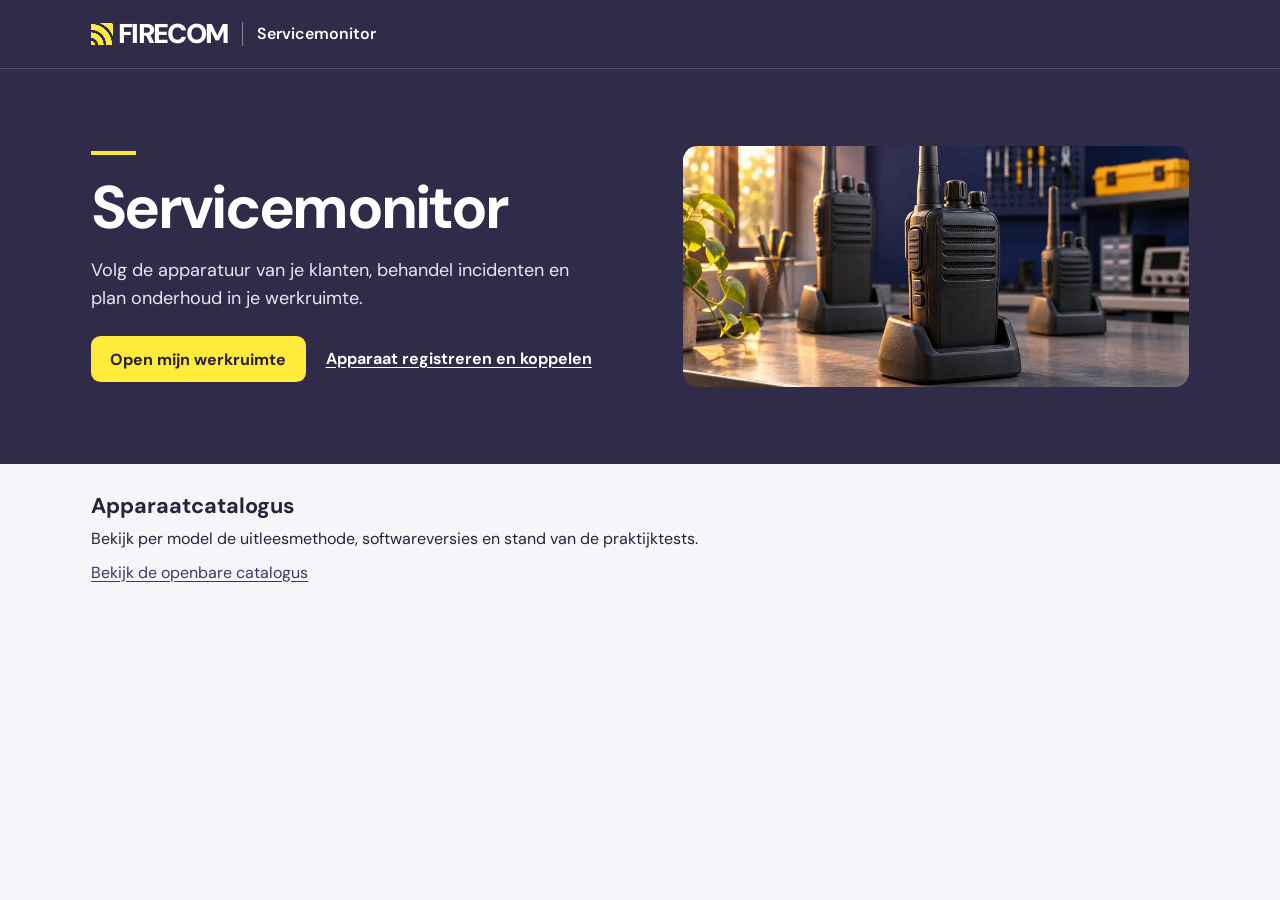
<file: index.html>
<!doctype html>
<html lang="nl"><head>
<meta charset="utf-8"><meta name="viewport" content="width=device-width, initial-scale=1">
<meta name="referrer" content="no-referrer">
<meta http-equiv="Content-Security-Policy" content="default-src 'none'; script-src 'self'; style-src 'self'; img-src 'self'; font-src 'self'; base-uri 'none'; form-action 'none'; connect-src 'none'">
<title>Servicemonitor · Firecom</title><link rel="stylesheet" href="./assets/entry.css?v=6a8377ffc9b4456d">
</head><body><header class="bar"><div class="wrap"><a class="brand" href="./" aria-label="Firecom Servicemonitor"><b>FIRECOM</b><span>Servicemonitor</span></a></div></header>
<main><section class="hero"><div class="wrap"><div>
<h1>Servicemonitor</h1><p>Volg de apparatuur van je klanten, behandel incidenten en plan onderhoud in je werkruimte.</p>
<div class="entry-actions"><a id="open-workspace" class="action" href="https://servicemonitor-werkplaats.melianeahmed93162357.chatgpt.site/?view=overzicht">Open mijn werkruimte</a>
<a class="registration-link" href="https://servicemonitor-werkplaats.melianeahmed93162357.chatgpt.site/?view=registratie">Apparaat registreren en koppelen</a></div></div>
<img src="./assets/workshop.webp?v=be9a14c57caa1f21" width="900" height="429" alt="Illustratie van portofoons in een werkplaats"></div></section>
<section class="reference wrap"><h2>Apparaatcatalogus</h2><p>Bekijk per model de uitleesmethode, softwareversies en stand van de praktijktests.</p>
<a id="public-catalog" href="./catalogus.html">Bekijk de openbare catalogus</a></section></main><script type="module" src="./assets/entry.js?v=5e664bea22373a98"></script><script type="module" src="./assets/reading-pointer.js?v=d0e5604966abaa4b"></script></body></html>
</file>
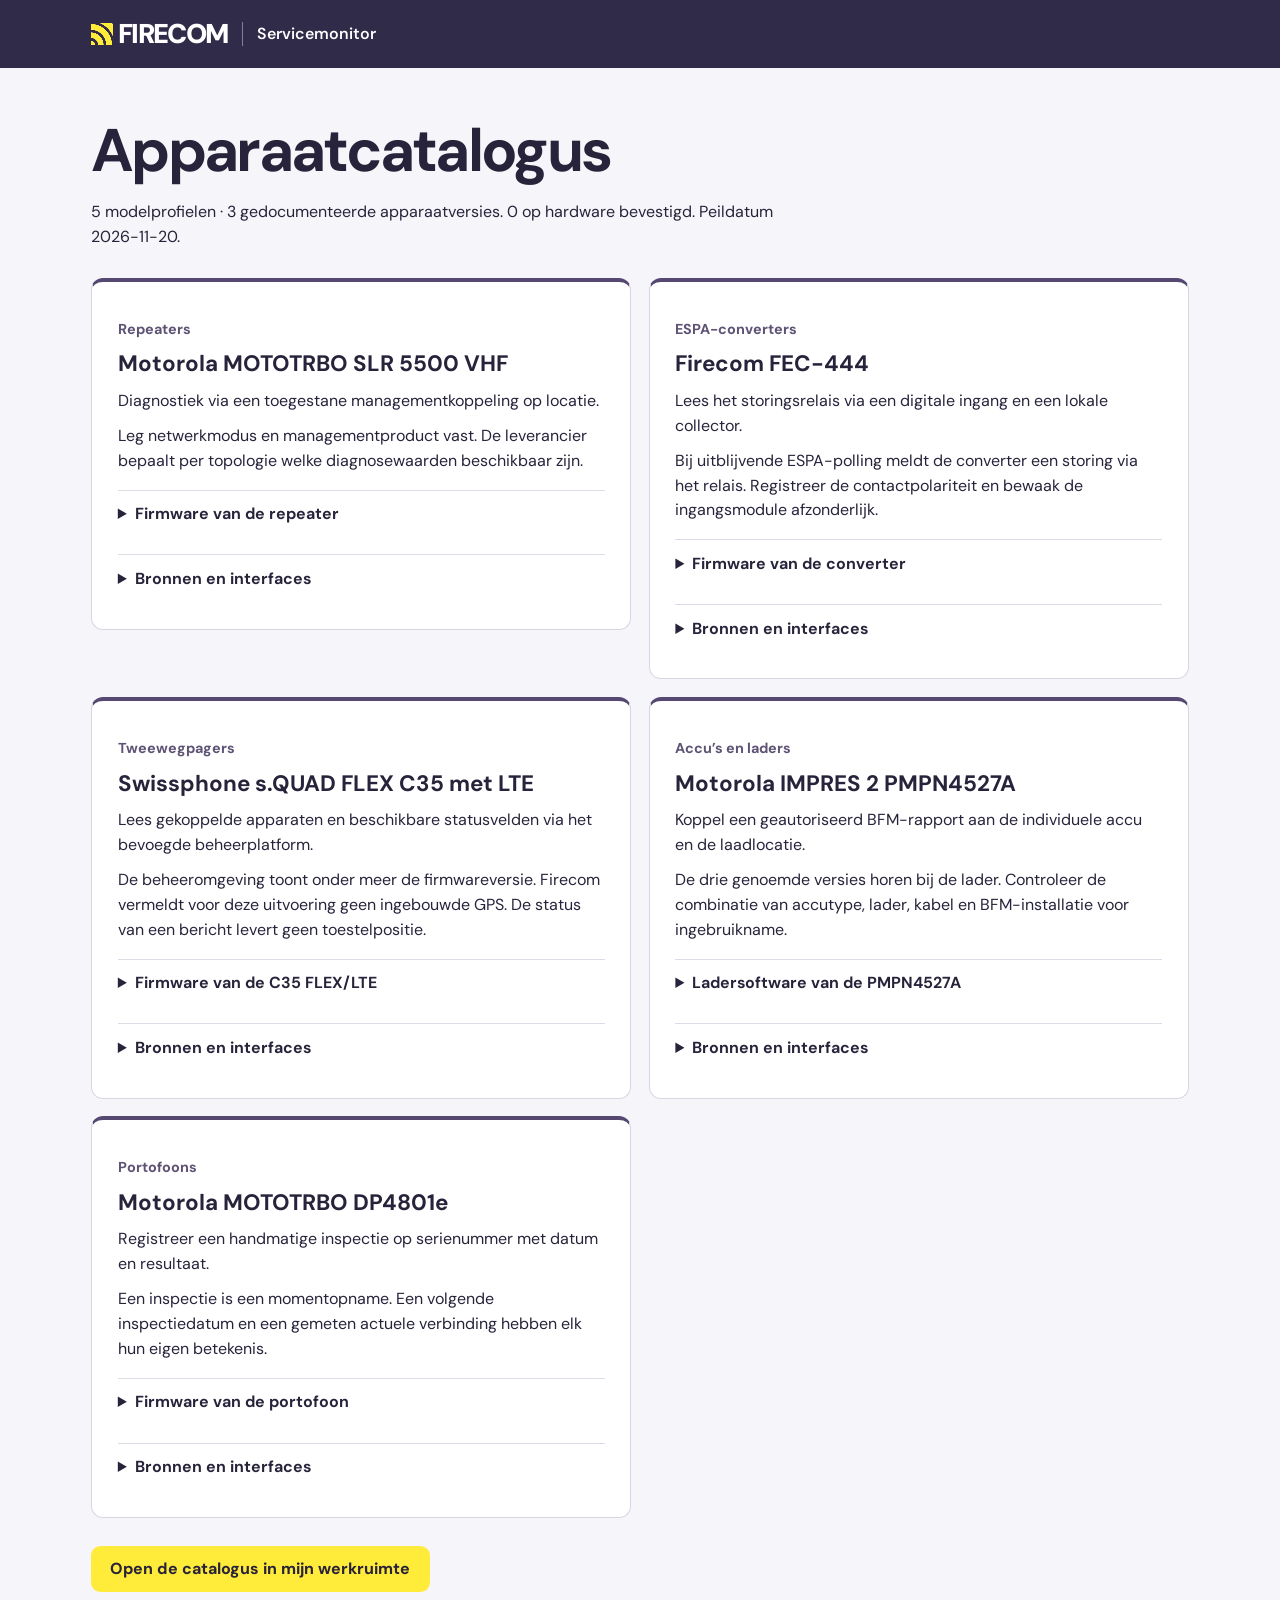
<file: catalogus.html>
<!doctype html>
<html lang="nl"><head>
<meta charset="utf-8"><meta name="viewport" content="width=device-width, initial-scale=1">
<meta name="referrer" content="no-referrer">
<meta http-equiv="Content-Security-Policy" content="default-src 'none'; script-src 'self'; style-src 'self'; img-src 'self'; font-src 'self'; base-uri 'none'; form-action 'none'; connect-src 'none'">
<title>Apparaatcatalogus · Firecom</title><link rel="stylesheet" href="./assets/entry.css?v=6a8377ffc9b4456d">
</head><body><header class="bar"><div class="wrap"><a class="brand" href="./" aria-label="Firecom Servicemonitor"><b>FIRECOM</b><span>Servicemonitor</span></a></div></header>
<main id="catalogus" class="wrap directory"><header><h1>Apparaatcatalogus</h1>
<p>5 modelprofielen · 3 gedocumenteerde apparaatversies. 0 op hardware bevestigd. Peildatum <time>2026-11-20</time>.</p></header>
<div class="profiles"><article class="catalog-profile" id="repeater"><p class="kind">Repeaters</p>
<h2>Motorola MOTOTRBO SLR 5500 VHF</h2><p>Diagnostiek via een toegestane managementkoppeling op locatie.</p><p>Leg netwerkmodus en managementproduct vast. De leverancier bepaalt per topologie welke diagnosewaarden beschikbaar zijn.</p>
<details><summary>Firmware van de repeater</summary><p>Vraag de EMEA-releasehistorie met de exacte SLR 5500-builds en de actieve netwerkmodus op.</p></details>
<details><summary>Bronnen en interfaces</summary><ul><li><strong>TRBOnet Watch</strong> · 4.3.0.293, 4.2.0.786, 4.1.0.555<br>Drie builds van de externe monitoringsoftware in het downloadarchief. Ondersteuning van de gekozen uitleesmethode per build moet nog worden getest.</li></ul>
<ul><li><a href="https://www.firecom.nl/portofoons/versterkers/motorola-slr5500-vhf-repeater/" rel="noreferrer">Firecom · SLR 5500 VHF</a></li><li><a href="https://www.motorolasolutions.com/content/dam/msi/images/applicationdeveloper/adk_overview.pdf" rel="noreferrer">Motorola Solutions · toepassingsinterfaces per topologie</a></li><li><a href="https://support.motorolasolutions.com/s/article/How-to-check-firmware-software-compatibility-for-Mototrbo?language=en_IE" rel="noreferrer">Motorola Solutions · versies van apparaten en systeemsoftware</a></li><li><a href="https://trbonet.com/downloads/" rel="noreferrer">TRBOnet · downloadarchief met exacte builds</a></li><li><a href="https://cdn.trbonet.com/download/kb/TRBOnet_Watch/TRBOnet_Watch_User_Manual_v4.3.pdf" rel="noreferrer">TRBOnet · Watch 4.3-handleiding</a></li></ul></details></article>
<article class="catalog-profile" id="espa"><p class="kind">ESPA-converters</p>
<h2>Firecom FEC-444</h2><p>Lees het storingsrelais via een digitale ingang en een lokale collector.</p><p>Bij uitblijvende ESPA-polling meldt de converter een storing via het relais. Registreer de contactpolariteit en bewaak de ingangsmodule afzonderlijk.</p>
<details><summary>Firmware van de converter</summary><p>De Firecom-productfiche vermeldt ESPA 4.4.4 als protocol. Vraag de releasehistorie en hardwarerevisie van de FEC-444 op.</p></details>
<details><summary>Bronnen en interfaces</summary><ul><li><strong>Moxa ioLogik E1210</strong> · 4.0, 3.4, 3.3<br>Voorbeeld van een aparte ingangsmodule. Deze versies komen uit de firmwaretabel van Moxa. Bevestig welk type daadwerkelijk is aangesloten.</li></ul>
<ul><li><a href="https://www.firecom.nl/wp-content/uploads/woocommerce-pdf-productsheet/espa444-naar-pzi.pdf" rel="noreferrer">Firecom · ESPA-converter FEC-444</a></li><li><a href="https://www.firecom.nl/oproepsystemen/espa-naar-oproepsysteem/espa444-naar-pzi/" rel="noreferrer">Firecom · werking van het storingsrelais</a></li><li><a href="https://www.moxa.com/Moxa/media/PDIM/S100000327/ioLogik%20E1200%20Series_moxa-iologik-e1200-series-iologik-e1210-e1210-t-firmware-v4.0.1kp_Software%20Release%20History.pdf" rel="noreferrer">Moxa · releasehistorie ioLogik E1210 en E1210-T</a></li><li><a href="https://moxa.com/en/support/search?psid=42116" rel="noreferrer">Moxa · producten en actuele downloads</a></li></ul></details></article>
<article class="catalog-profile" id="pager"><p class="kind">Tweewegpagers</p>
<h2>Swissphone s.QUAD FLEX C35 met LTE</h2><p>Lees gekoppelde apparaten en beschikbare statusvelden via het bevoegde beheerplatform.</p><p>De beheeromgeving toont onder meer de firmwareversie. Firecom vermeldt voor deze uitvoering geen ingebouwde GPS. De status van een bericht levert geen toestelpositie.</p>
<details><summary>Firmware van de C35 FLEX/LTE</summary><p>Vraag de releasehistorie voor de Nederlandse FLEX/LTE-uitvoering en de uitrolgroep van deze pager op.</p></details>
<details><summary>Bronnen en interfaces</summary><ul><li><strong>Brandweerrooster API</strong> · v2<br>API-generatie voor gekoppelde pagers. Een terugmelding over een bericht zegt alleen iets over dat bericht.</li></ul>
<ul><li><a href="https://www.firecom.nl/wp-content/uploads/woocommerce-pdf-productsheet/swissphone-s-quad-flex-c35.pdf" rel="noreferrer">Firecom · Swissphone s.QUAD FLEX C35</a></li><li><a href="https://home.brandweerrooster.nl/pagers" rel="noreferrer">Brandweerrooster · pagerbeheer</a></li><li><a href="https://brandweerrooster.zendesk.com/hc/nl/articles/26117868824338-Hoe-verstuur-ik-een-bericht-naar-de-Swispshone-pagers-via-de-API" rel="noreferrer">Brandweerrooster · gekoppelde pagers en terugmeldingen</a></li></ul></details></article>
<article class="catalog-profile" id="battery"><p class="kind">Accu’s en laders</p>
<h2>Motorola IMPRES 2 PMPN4527A</h2><p>Koppel een geautoriseerd BFM-rapport aan de individuele accu en de laadlocatie.</p><p>De drie genoemde versies horen bij de lader. Controleer de combinatie van accutype, lader, kabel en BFM-installatie voor ingebruikname.</p>
<details><summary>Ladersoftware van de PMPN4527A</summary><ul><li><strong>Ladersoftware van de PMPN4527A · 3.01</strong>
 (2026-09)<br>De fabrikant vermeldt deze versie in de releasehistorie van dit model.
<a href="https://www.motorolasolutions.com/content/dam/msi/firmware/fleet-management-app/IMPRES_2_charger_software_release_notes.pdf" rel="noreferrer">Releasehistorie</a></li><li><strong>Ladersoftware van de PMPN4527A · 3.00</strong>
 (2026-04)<br>De fabrikant vermeldt deze versie in de releasehistorie van dit model.
<a href="https://www.motorolasolutions.com/content/dam/msi/firmware/fleet-management-app/IMPRES_2_charger_software_release_notes.pdf" rel="noreferrer">Releasehistorie</a></li><li><strong>Ladersoftware van de PMPN4527A · 2.14</strong>
 (2025-11)<br>De fabrikant vermeldt deze versie in de releasehistorie van dit model.
<a href="https://www.motorolasolutions.com/content/dam/msi/firmware/fleet-management-app/IMPRES_2_charger_software_release_notes.pdf" rel="noreferrer">Releasehistorie</a></li></ul></details>
<details><summary>Bronnen en interfaces</summary><ul><li><strong>Motorola Battery Fleet Management</strong> · 4.0<br>Versie van de beheeromgeving in de installatiegids. Bevestig het rapportformaat en de exportrechten per installatie.</li></ul>
<ul><li><a href="https://www.firecom.nl/wp-content/uploads/woocommerce-pdf-productsheet/motorola-pmpn4527a.pdf" rel="noreferrer">Firecom · Motorola PMPN4527A</a></li><li><a href="https://www.motorolasolutions.com/content/dam/msi/firmware/fleet-management-app/IMPRES_2_charger_software_release_notes.pdf" rel="noreferrer">Motorola Solutions · IMPRES 2 Charger Customer Release Notes, september 2026</a></li><li><a href="https://www.motorolasolutions.com/content/dam/msi/Products/product-lines/impres/global_battery_fleet_management_ordering_deployment_guide.pdf" rel="noreferrer">Motorola Solutions · Battery Fleet Management V4.0</a></li></ul></details></article>
<article class="catalog-profile" id="handheld"><p class="kind">Portofoons</p>
<h2>Motorola MOTOTRBO DP4801e</h2><p>Registreer een handmatige inspectie op serienummer met datum en resultaat.</p><p>Een inspectie is een momentopname. Een volgende inspectiedatum en een gemeten actuele verbinding hebben elk hun eigen betekenis.</p>
<details><summary>Firmware van de portofoon</summary><p>Vraag de model- en regiogebonden releasehistorie op en lees de aanwezige versie uit tijdens een bevoegde servicebeurt.</p></details>
<details><summary>Bronnen en interfaces</summary>
<ul><li><a href="https://www.firecom.nl/wp-content/uploads/woocommerce-pdf-productsheet/motorola-dp4801e-uhf.pdf" rel="noreferrer">Firecom · Motorola DP4801e UHF</a></li><li><a href="https://aem-cloud-prod-cdn.motorolasolutions.com/en_xu/products/mototrbo/portable-radios/discontinued/dp4000e-series.html" rel="noreferrer">Motorola Solutions · DP4000e-serie en productstatus EMEA</a></li><li><a href="https://support.motorolasolutions.com/s/article/How-to-check-firmware-software-compatibility-for-Mototrbo?language=en_IE" rel="noreferrer">Motorola Solutions · versies van apparaten en systeemsoftware</a></li></ul></details></article></div><a class="action" href="https://servicemonitor-werkplaats.melianeahmed93162357.chatgpt.site/?view=compatibiliteit">Open de catalogus in mijn werkruimte</a></main><script type="module" src="./assets/reading-pointer.js?v=d0e5604966abaa4b"></script></body></html>
</file>
<file: assets/entry.css>
@font-face{font-family:"DM Sans";src:url("./dm-sans-latin.woff2") format("woff2");font-style:normal;font-weight:100 1000;font-display:swap}
:root{font-family:"DM Sans",Arial,sans-serif;color:#27233b;background:#f6f5f9;font-size:100%;line-height:1.55}
*{box-sizing:border-box}
body{margin:0;overflow-wrap:anywhere}
a{color:#423669;text-underline-offset:.2em}
:focus-visible{outline:3px solid #88731a;outline-offset:4px}
.bar{color:white;background:#302b49}
.wrap{width:min(75rem,100%);margin:auto;padding-inline:clamp(1rem,4vw,3.2rem)}
.bar .wrap{display:flex;align-items:center;min-height:4.25rem;padding-block:.8rem}
.brand{display:inline-flex;align-items:center;flex-wrap:wrap;gap:.4rem .9rem;color:white;text-decoration:none}
.brand b{display:inline-flex;align-items:center;gap:.3rem;font-size:1.7rem;font-weight:900;letter-spacing:-.06em;line-height:1.2}
.brand b::before{content:'';width:.81em;height:.81em;background:radial-gradient(circle at 0 100%,#ffeb39 0 13%,transparent 14% 22%,#ffeb39 23% 40%,transparent 41% 48%,#ffeb39 49% 67%,transparent 68% 75%,#ffeb39 76% 97%,transparent 98%)}
.brand span{border-inline-start:1px solid #867f9b;padding-inline-start:.9rem;font-weight:580}
.hero{background:#302b49;color:white;border-top:1px solid #504b66}
.hero .wrap{display:grid;grid-template-columns:minmax(0,1fr) minmax(0,.96fr);align-items:center;gap:clamp(2rem,5vw,4.8rem);padding-block:clamp(2rem,6vw,5rem)}
.hero h1,.directory h1{font-size:clamp(2.25rem,4.7vw,4rem);line-height:1.08;letter-spacing:-.045em;margin:0 0 1rem}
.hero h1::before{display:block;content:'';width:2.8rem;height:.25rem;background:#ffea30;margin-bottom:1.3rem}
.hero p{font-size:1.125rem;margin:.8rem 0 1.5rem;max-width:42ch;color:#eae7f2}
.hero img{display:block;width:100%;height:auto;border-radius:.9rem}
.action{display:inline-block;border-radius:.6rem;padding:.7em 1.2em;line-height:1.45;font-weight:740;color:#292339;background:#ffeb39;text-decoration:none}
.entry-actions{display:flex;flex-wrap:wrap;align-items:center;gap:.75rem 1.25rem}
.registration-link{color:#fff;font-weight:680;text-underline-offset:.18em;overflow-wrap:anywhere}
.action:hover{background:#ffdf4d;text-decoration:underline}
.reference{padding-block:1.6rem 3rem}
.reference h2{font-size:1.35rem;margin:0}
.reference p{margin:.25rem 0 .55rem}
.directory{padding-block:clamp(1.75rem,4vw,3.6rem)}
.directory header>p{max-width:65ch}
.profiles{display:grid;grid-template-columns:repeat(auto-fit,minmax(min(100%,26rem),1fr));gap:1.1rem;align-items:start;margin:1.75rem 0}
.catalog-profile{border:1px solid #d9d5e2;border-top:.25rem solid #554972;padding:clamp(1rem,2vw,1.6rem);border-radius:.75rem;background:#fff}
.catalog-profile h2{font-size:1.4rem;margin:.12rem 0 .65rem;line-height:1.25}
.kind{font-weight:700;font-size:.9rem;color:#5e5375;margin:0}
.catalog-profile p{margin-block:.65rem}
details{border-top:1px solid #dedbe6;margin-top:1rem}
summary{padding:.72rem 0;cursor:pointer;font-weight:680}
li{margin-block:.55rem}
ul{padding-inline-start:1.3rem}
@media(max-width:46rem){.hero .wrap{grid-template-columns:1fr;gap:1.6rem}.hero img{max-width:32rem}.bar .wrap{min-height:3.75rem}}

html[data-reading-pointer], html[data-reading-pointer] body { caret-color: transparent; }
html[data-reading-pointer] :is(input, textarea, [contenteditable]:not([contenteditable="false"]), [role="textbox"]) { caret-color: auto; }

body { cursor:default; }
a[href],button,summary { cursor:pointer; }
</file>
